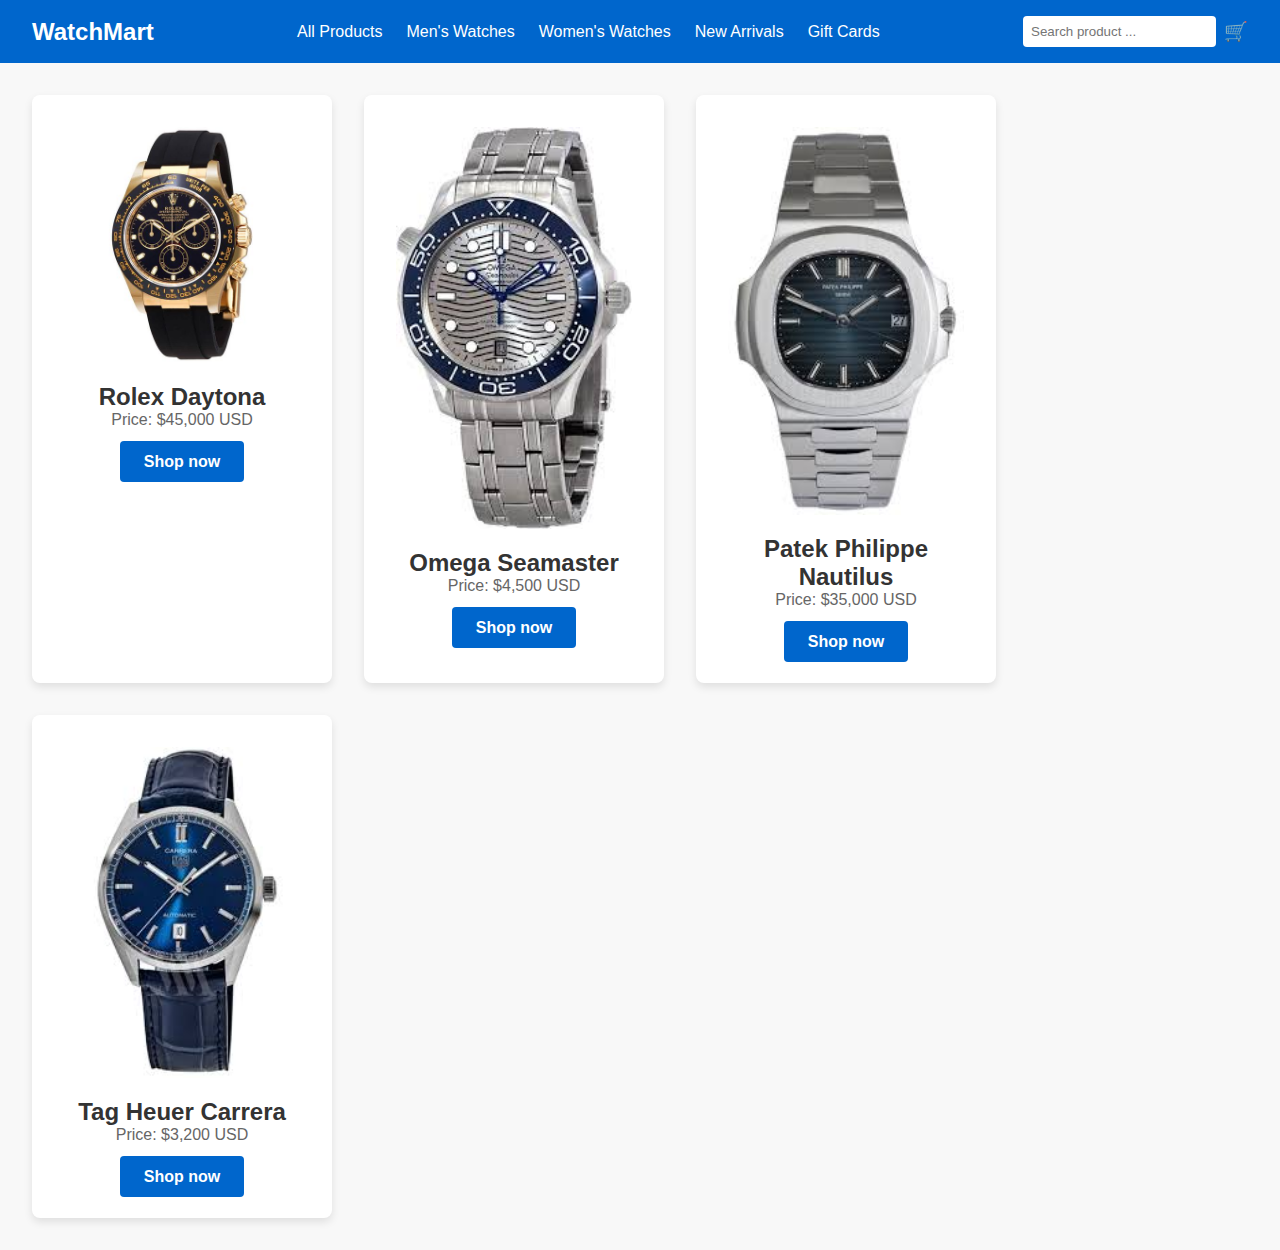
<file: all-products.html>
<!DOCTYPE html>
<html lang="en">
<head>
  <meta charset="UTF-8">
  <meta name="viewport" content="width=device-width, initial-scale=1.0">
  <title>All Products - WatchMart</title>
  <style>
    /* Estilos comunes */
    * { margin: 0; padding: 0; box-sizing: border-box; }
    body { font-family: Arial, sans-serif; color: #333; background-color: #f8f8f8; }
    .navbar { display: flex; justify-content: space-between; align-items: center; padding: 1rem 2rem; background-color: #0066cc; color: white; }
    .logo { font-size: 1.5rem; font-weight: bold; }
    .navbar nav ul { display: flex; gap: 1.5rem; list-style: none; }
    .navbar nav ul li a { color: white; text-decoration: none; font-weight: 500; }
    .search-cart { display: flex; gap: 0.5rem; }
    .search-cart input { padding: 0.5rem; border-radius: 4px; border: none; }
    .cart-btn { background: none; border: none; font-size: 1.2rem; cursor: pointer; color: white; }
    .content { padding: 2rem; display: flex; justify-content: center; align-items: center; min-height: calc(100vh - 80px); }
    .banners { display: flex; gap: 2rem; flex-wrap: wrap; }
    .banner-item { background-color: white; padding: 2rem; border-radius: 8px; box-shadow: 0 4px 8px rgba(0, 0, 0, 0.1); width: 300px; text-align: center; }
    .banner-item img { width: 100%; height: auto; border-radius: 8px; }
    .banner-text h2 { font-size: 1.5rem; color: #333; margin-top: 1rem; }
    .banner-text p { font-size: 1rem; color: #666; margin-bottom: 1.5rem; }
    .shop-now-btn { background-color: #0066cc; color: white; padding: 0.75rem 1.5rem; border: none; border-radius: 4px; text-decoration: none; font-weight: bold; font-size: 1rem; }
  </style>
</head>
<body>
  <header class="navbar">
    <div class="logo">WatchMart</div>
    <nav>
      <ul>
        <li><a href="all-products.html">All Products</a></li>
        <li><a href="mens-watches.html">Men's Watches</a></li>
        <li><a href="womens-watches.html">Women's Watches</a></li>
        <li><a href="new-arrivals.html">New Arrivals</a></li>
        <li><a href="gift-cards.html">Gift Cards</a></li>
      </ul>
    </nav>
    <div class="search-cart">
      <input type="text" placeholder="Search product ...">
      <button class="cart-btn">🛒</button>
    </div>
  </header>

  <main class="content">
    <section class="banners">
      <div class="banner-item">
        <img src="rolex-daytona.jpg" alt="Rolex Daytona" />
        <div class="banner-text">
          <h2>Rolex Daytona</h2>
          <p>Price: $45,000 USD</p>
          <a href="product-details.html" class="shop-now-btn">Shop now</a>
        </div>
      </div>
      <div class="banner-item">
        <img src="omega-seamaster.jpg" alt="Omega Seamaster" />
        <div class="banner-text">
          <h2>Omega Seamaster</h2>
          <p>Price: $4,500 USD</p>
          <a href="product-details.html" class="shop-now-btn">Shop now</a>
        </div>
      </div>
      <div class="banner-item">
        <img src="patek-philippe.jpg" alt="Patek Philippe Nautilus" />
        <div class="banner-text">
          <h2>Patek Philippe Nautilus</h2>
          <p>Price: $35,000 USD</p>
          <a href="product-details.html" class="shop-now-btn">Shop now</a>
        </div>
      </div>
      <div class="banner-item">
        <img src="tag-heuer-carrera.jpg" alt="Tag Heuer Carrera" />
        <div class="banner-text">
          <h2>Tag Heuer Carrera</h2>
          <p>Price: $3,200 USD</p>
          <a href="product-details.html" class="shop-now-btn">Shop now</a>
        </div>
      </div>
    </section>
  </main>
</body>
</html>
</file>
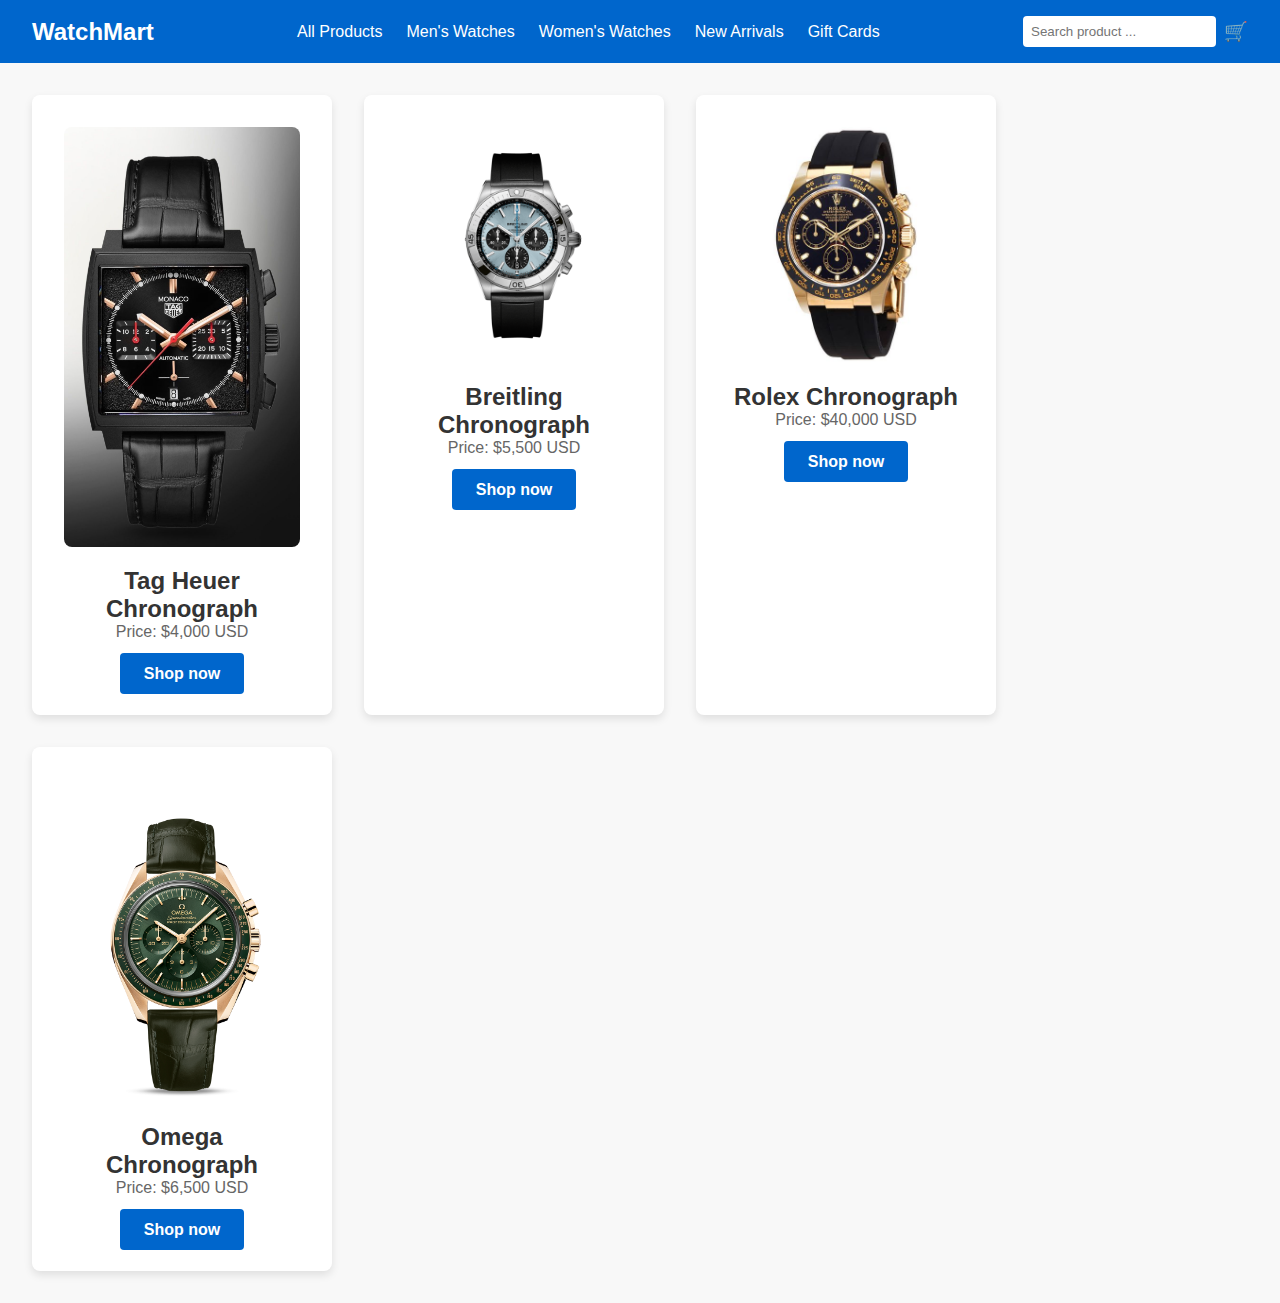
<file: chronograph.html>
<!DOCTYPE html>
<html lang="en">
<head>
  <meta charset="UTF-8">
  <meta name="viewport" content="width=device-width, initial-scale=1.0">
  <title>Chronograph Watches - WatchMart</title>
  <style>
    
    * { margin: 0; padding: 0; box-sizing: border-box; }
    body { font-family: Arial, sans-serif; color: #333; background-color: #f8f8f8; }
    .navbar { display: flex; justify-content: space-between; align-items: center; padding: 1rem 2rem; background-color: #0066cc; color: white; }
    .logo { font-size: 1.5rem; font-weight: bold; }
    .navbar nav ul { display: flex; gap: 1.5rem; list-style: none; }
    .navbar nav ul li a { color: white; text-decoration: none; font-weight: 500; }
    .search-cart { display: flex; gap: 0.5rem; }
    .search-cart input { padding: 0.5rem; border-radius: 4px; border: none; }
    .cart-btn { background: none; border: none; font-size: 1.2rem; cursor: pointer; color: white; }
    .content { padding: 2rem; display: flex; justify-content: center; align-items: center; min-height: calc(100vh - 80px); }
    .banners { display: flex; gap: 2rem; flex-wrap: wrap; }
    .banner-item { background-color: white; padding: 2rem; border-radius: 8px; box-shadow: 0 4px 8px rgba(0, 0, 0, 0.1); width: 300px; text-align: center; }
    .banner-item img { width: 100%; height: auto; border-radius: 8px; }
    .banner-text h2 { font-size: 1.5rem; color: #333; margin-top: 1rem; }
    .banner-text p { font-size: 1rem; color: #666; margin-bottom: 1.5rem; }
    .shop-now-btn { background-color: #0066cc; color: white; padding: 0.75rem 1.5rem; border: none; border-radius: 4px; text-decoration: none; font-weight: bold; font-size: 1rem; }
  
  </style>
</head>
<body>
  <header class="navbar">
    <div class="logo">WatchMart</div>
    <nav>
      <ul>
        <li><a href="all-products.html">All Products</a></li>
        <li><a href="mens-watches.html">Men's Watches</a></li>
        <li><a href="womens-watches.html">Women's Watches</a></li>
        <li><a href="new-arrivals.html">New Arrivals</a></li>
        <li><a href="gift-cards.html">Gift Cards</a></li>
      </ul>
    </nav>
    <div class="search-cart">
      <input type="text" placeholder="Search product ...">
      <button class="cart-btn">🛒</button>
    </div>
  </header>

  <main class="content">
    <section class="banners">
      <div class="banner-item">
        <img src="tag-heuer-chronograph.jpg" alt="Tag Heuer Chronograph" />
        <div class="banner-text">
          <h2>Tag Heuer Chronograph</h2>
          <p>Price: $4,000 USD</p>
          <a href="product-details.html" class="shop-now-btn">Shop now</a>
        </div>
      </div>
      <div class="banner-item">
        <img src="breitling-chronograph.png" alt="Breitling Chronograph" />
        <div class="banner-text">
          <h2>Breitling Chronograph</h2>
          <p>Price: $5,500 USD</p>
          <a href="product-details.html" class="shop-now-btn">Shop now</a>
        </div>
      </div>
      <div class="banner-item">
        <img src="rolex-daytona.jpg" alt="Rolex Chronograph" />
        <div class="banner-text">
          <h2>Rolex Chronograph</h2>
          <p>Price: $40,000 USD</p>
          <a href="product-details.html" class="shop-now-btn">Shop now</a>
        </div>
      </div>
      <div class="banner-item">
        <img src="omega-chronograph.png" alt="Omega Chronograph" />
        <div class="banner-text">
          <h2>Omega Chronograph</h2>
          <p>Price: $6,500 USD</p>
          <a href="product-details.html" class="shop-now-btn">Shop now</a>
        </div>
      </div>
    </section>
  </main>
</body>
</html>
</file>
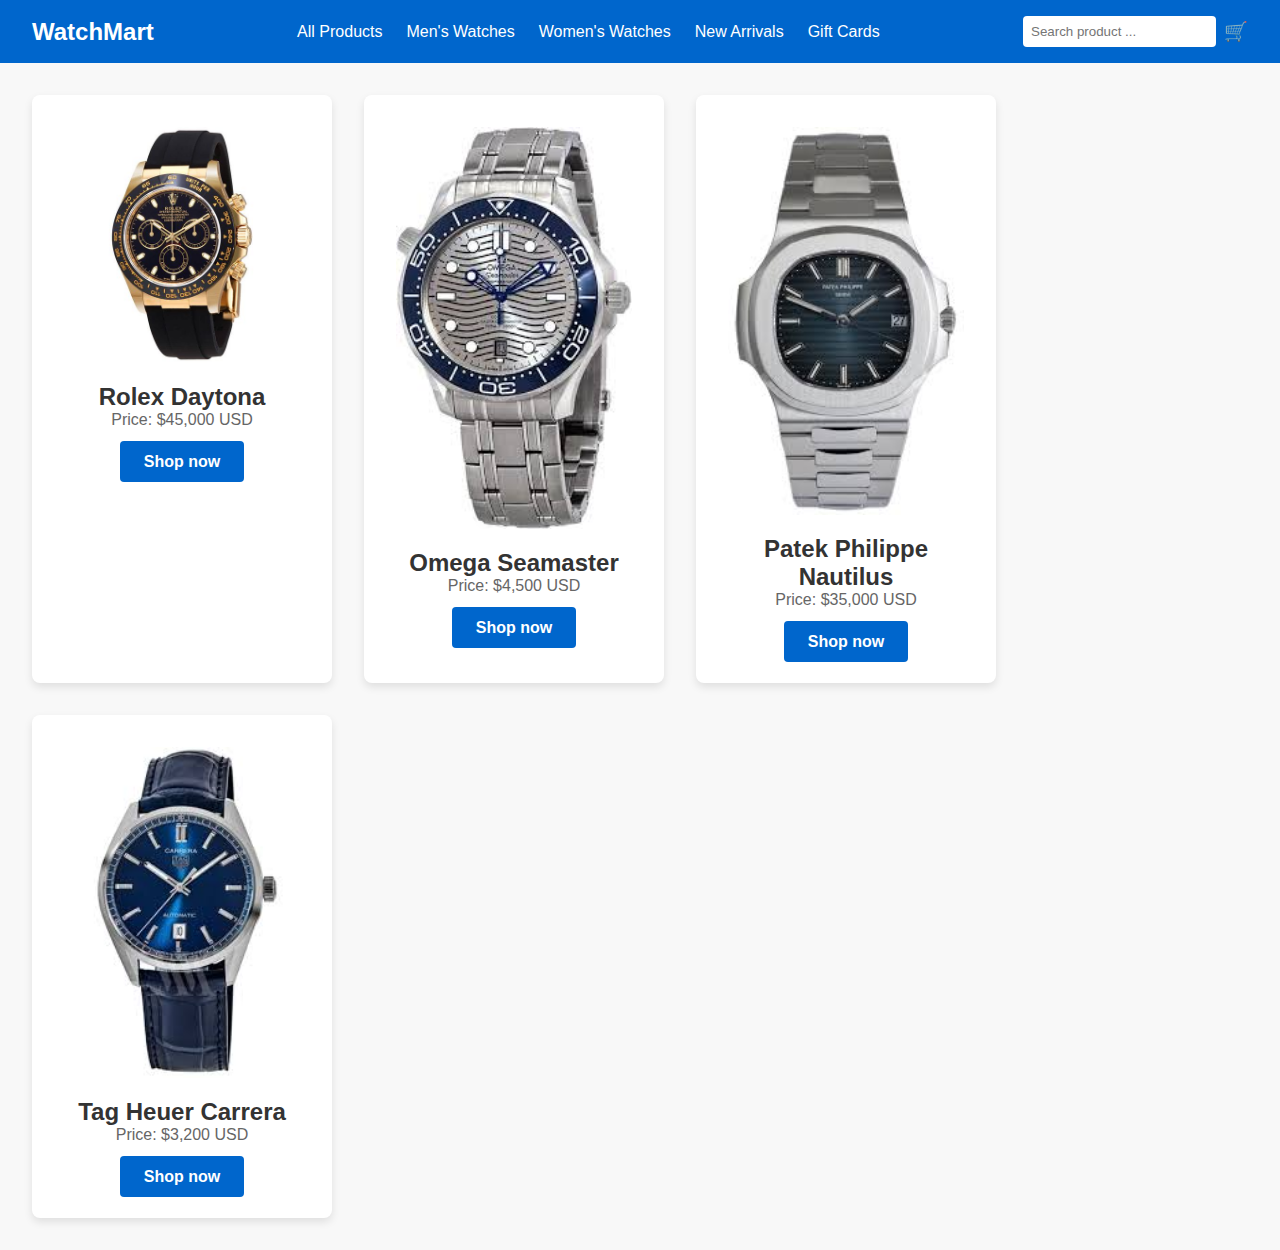
<file: mens-watches.html>
<!DOCTYPE html>
<html lang="en">
<head>
  <meta charset="UTF-8">
  <meta name="viewport" content="width=device-width, initial-scale=1.0">
  <title>Men's Watches - WatchMart</title>
  <style>
    /* General Reset */
    * {
      margin: 0;
      padding: 0;
      box-sizing: border-box;
    }

    body {
      font-family: Arial, sans-serif;
      color: #333;
      background-color: #f8f8f8;
      position: relative;
    }


    .background-image {
      position: absolute;
      top: 0;
      left: 0;
      width: 100%;
      height: 100%;
      background-image: url('Watch-image.jpg');
      background-size: cover;
      background-position: center;
      z-index: -1;
    }

    .navbar {
      display: flex;
      justify-content: space-between;
      align-items: center;
      padding: 1rem 2rem;
      background-color: #0066cc;
      color: white;
      position: relative;
      z-index: 1;
    }

    .logo {
      font-size: 1.5rem;
      font-weight: bold;
    }

    .navbar nav ul {
      display: flex;
      gap: 1.5rem;
      list-style: none;
    }

    .navbar nav ul li {
      position: relative;
    }

    .navbar nav ul li a {
      color: white;
      text-decoration: none;
      font-weight: 500;
    }

    .navbar nav ul li:hover .dropdown {
      display: block;
    }

    .dropdown {
      display: none;
      position: absolute;
      top: 100%;
      left: 0;
      background-color: #0066cc;
      color: white;
      min-width: 200px;
      border-radius: 4px;
      box-shadow: 0 4px 8px rgba(0, 0, 0, 0.1);
      padding: 1rem;
    }

    .dropdown a {
      color: white;
      text-decoration: none;
      padding: 0.5rem 0;
      display: block;
      font-weight: 500;
    }

    .dropdown a:hover {
      background-color: #004c99;
      color: white;
    }

    .search-cart {
      display: flex;
      gap: 0.5rem;
    }

    .search-cart input {
      padding: 0.5rem;
      border-radius: 4px;
      border: none;
    }

    .cart-btn {
      background: none;
      border: none;
      font-size: 1.2rem;
      cursor: pointer;
      color: white;
    }

    .content {
      padding: 2rem;
      display: flex;
      justify-content: center;
      align-items: center;
      min-height: calc(100vh - 80px);
    }

    .banners {
      display: flex;
      gap: 2rem;
      flex-wrap: wrap;
    }

    .banner-item {
      background-color: white;
      padding: 2rem;
      border-radius: 8px;
      box-shadow: 0 4px 8px rgba(0, 0, 0, 0.1);
      width: 300px;
      text-align: center;
    }

    .banner-item img {
      width: 100%;
      height: auto;
      border-radius: 8px;
    }

    .banner-text h2 {
      font-size: 1.5rem;
      color: #333;
      margin-top: 1rem;
    }

    .banner-text p {
      font-size: 1rem;
      color: #666;
      margin-bottom: 1.5rem;
    }

    .shop-now-btn {
      background-color: #0066cc;
      color: white;
      padding: 0.75rem 1.5rem;
      border: none;
      border-radius: 4px;
      text-decoration: none;
      font-weight: bold;
      font-size: 1rem;
    }
  </style>
</head>
<body>


  <header class="navbar">
    <div class="logo">WatchMart</div>
    <nav>
      <ul>
        <li><a href="all-products.html">All Products</a>
          <div class="dropdown">
            <a href="quartz.html">Quartz</a>
            <a href="automatic.html">Automatic</a>
            <a href="chronograph.html">Chronograph</a>
            <a href="pilot-watches.html">Pilot Watches</a>
            <a href="diver-watches.html">Diver Watches</a>
            <a href="womens-watches.html">Women's Watches</a>
            <a href="brands.html">Brands</a>
          </div>
        </li>
        <li><a href="mens-watches.html">Men's Watches</a></li>
        <li><a href="womens-watches.html">Women's Watches</a></li>
        <li><a href="new-arrivals.html">New Arrivals</a></li>
        <li><a href="gift-cards.html">Gift Cards</a></li>
      </ul>
    </nav>
    <div class="search-cart">
      <input type="text" placeholder="Search product ...">
      <button class="cart-btn">🛒</button>
    </div>
  </header>

  <main class="content">
    <section class="banners">
      <div class="banner-item">
        <img src="rolex-daytona.jpg" alt="Rolex Daytona" />
        <div class="banner-text">
          <h2>Rolex Daytona</h2>
          <p>Price: $45,000 USD</p>
          <a href="product-details.html" class="shop-now-btn">Shop now</a>
        </div>
      </div>
      <div class="banner-item">
        <img src="omega-seamaster.jpg" alt="Omega Seamaster" />
        <div class="banner-text">
          <h2>Omega Seamaster</h2>
          <p>Price: $4,500 USD</p>
          <a href="product-details.html" class="shop-now-btn">Shop now</a>
        </div>
      </div>
      <div class="banner-item">
        <img src="patek-philippe.jpg" alt="Patek Philippe Nautilus" />
        <div class="banner-text">
          <h2>Patek Philippe Nautilus</h2>
          <p>Price: $35,000 USD</p>
          <a href="product-details.html" class="shop-now-btn">Shop now</a>
        </div>
      </div>
      <div class="banner-item">
        <img src="tag-heuer-carrera.jpg" alt="Tag Heuer Carrera" />
        <div class="banner-text">
          <h2>Tag Heuer Carrera</h2>
          <p>Price: $3,200 USD</p>
          <a href="product-details.html" class="shop-now-btn">Shop now</a>
        </div>
      </div>
    </section>
  </main>
</body>
</html>
</file>
